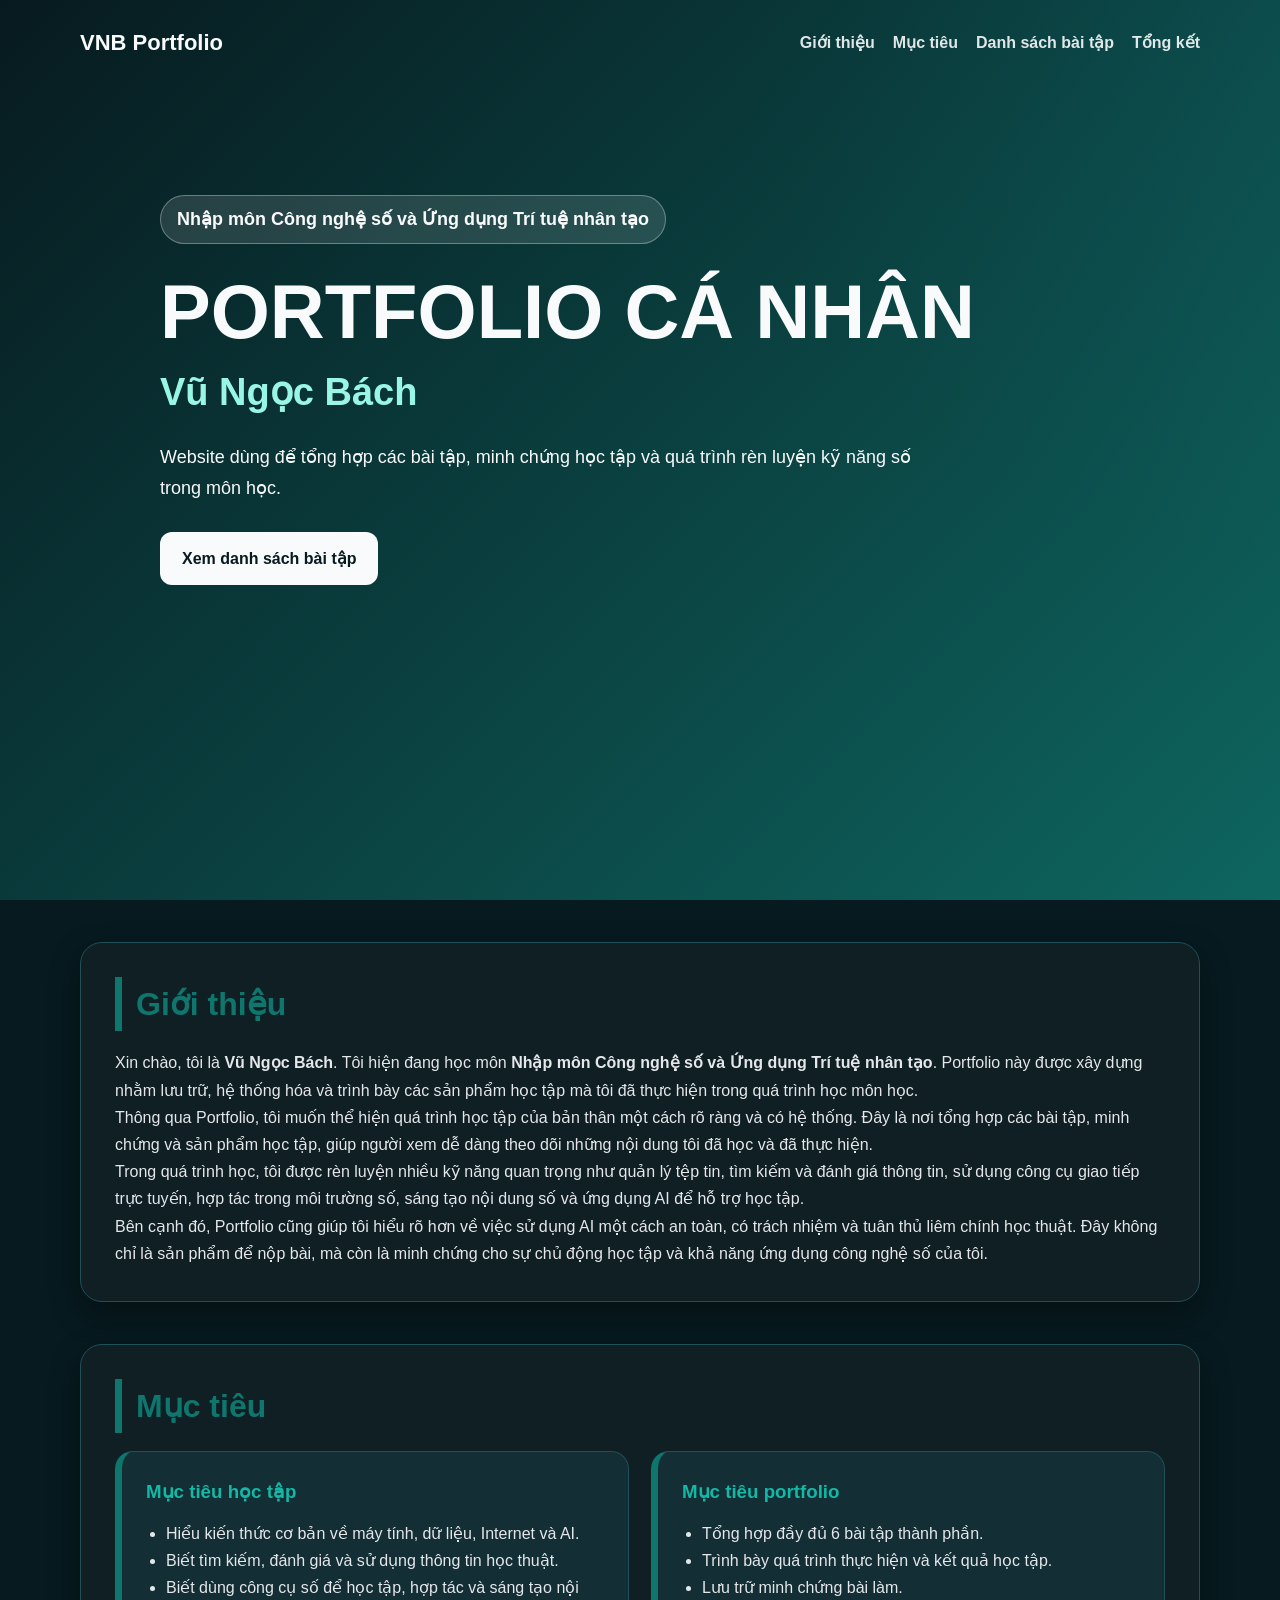
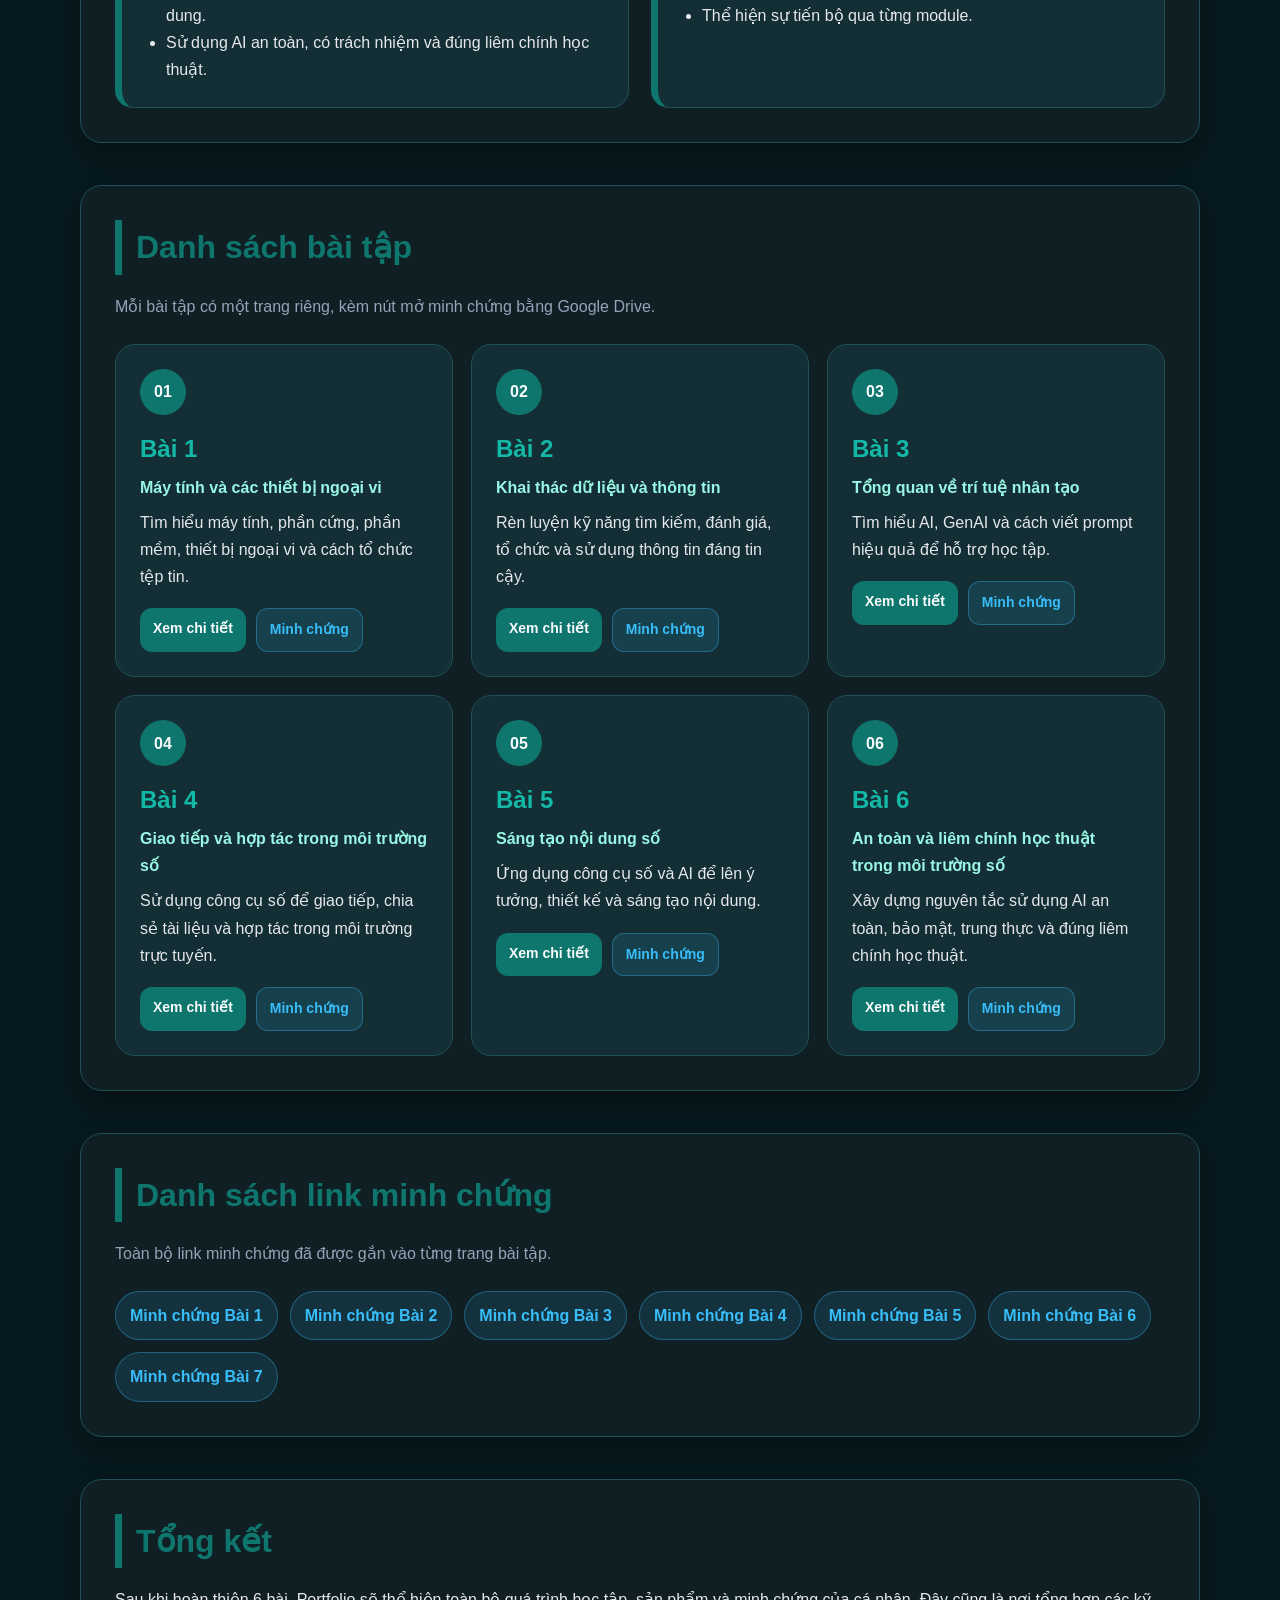
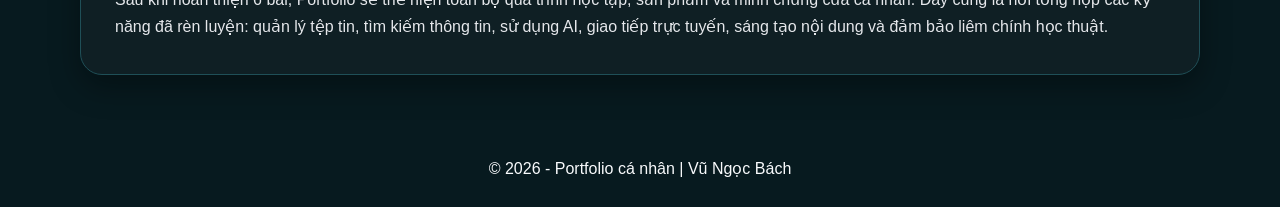
<file: index.html>
<!DOCTYPE html>
<html lang="vi">
<head>
  <meta charset="UTF-8" />
  <meta name="viewport" content="width=device-width, initial-scale=1.0" />
  <title>Portfolio cá nhân - Vũ Ngọc Bách</title>
  <link rel="stylesheet" href="style.css" />
</head>
<body>
  <button id="backToTop" title="Lên đầu trang">↑</button>

  <header class="hero" id="top">
    <nav class="navbar">
      <a class="logo" href="index.html">VNB Portfolio</a>
      <div class="nav-links">
        <a href="#gioi-thieu">Giới thiệu</a>
        <a href="#muc-tieu">Mục tiêu</a>
        <a href="#bai-tap">Danh sách bài tập</a>
        <a href="#tong-ket">Tổng kết</a>
      </div>
    </nav>

    <div class="hero-content">
      <p class="tag">Nhập môn Công nghệ số và Ứng dụng Trí tuệ nhân tạo</p>
      <h1>Portfolio cá nhân</h1>
      <h2>Vũ Ngọc Bách</h2>
      <p>
        Website dùng để tổng hợp các bài tập, minh chứng học tập và quá trình rèn luyện
        kỹ năng số trong môn học.
      </p>
      <a class="primary-btn" href="#bai-tap">Xem danh sách bài tập</a>
    </div>
  </header>

  <main>
    <section id="gioi-thieu" class="section reveal">
      <h2>Giới thiệu</h2>
      <p>
        Xin chào, tôi là <strong>Vũ Ngọc Bách</strong>. Tôi hiện đang học môn
        <strong>Nhập môn Công nghệ số và Ứng dụng Trí tuệ nhân tạo</strong>.
        Portfolio này được xây dựng nhằm lưu trữ, hệ thống hóa và trình bày các
        sản phẩm học tập mà tôi đã thực hiện trong quá trình học môn học.
      </p>
      
      <p>
        Thông qua Portfolio, tôi muốn thể hiện quá trình học tập của bản thân một cách
        rõ ràng và có hệ thống. Đây là nơi tổng hợp các bài tập, minh chứng và sản phẩm
        học tập, giúp người xem dễ dàng theo dõi những nội dung tôi đã học và đã thực hiện.
      </p>
      
      <p>
        Trong quá trình học, tôi được rèn luyện nhiều kỹ năng quan trọng như quản lý tệp tin,
        tìm kiếm và đánh giá thông tin, sử dụng công cụ giao tiếp trực tuyến, hợp tác trong
        môi trường số, sáng tạo nội dung số và ứng dụng AI để hỗ trợ học tập.
      </p>
      
      <p>
        Bên cạnh đó, Portfolio cũng giúp tôi hiểu rõ hơn về việc sử dụng AI một cách an toàn,
        có trách nhiệm và tuân thủ liêm chính học thuật. Đây không chỉ là sản phẩm để nộp bài,
        mà còn là minh chứng cho sự chủ động học tập và khả năng ứng dụng công nghệ số của tôi.
      </p>
    </section>

    <section id="muc-tieu" class="section reveal">
      <h2>Mục tiêu</h2>
      <div class="two-columns">
        <article class="info-card">
          <h3>Mục tiêu học tập</h3>
          <ul>
            <li>Hiểu kiến thức cơ bản về máy tính, dữ liệu, Internet và AI.</li>
            <li>Biết tìm kiếm, đánh giá và sử dụng thông tin học thuật.</li>
            <li>Biết dùng công cụ số để học tập, hợp tác và sáng tạo nội dung.</li>
            <li>Sử dụng AI an toàn, có trách nhiệm và đúng liêm chính học thuật.</li>
          </ul>
        </article>

        <article class="info-card">
          <h3>Mục tiêu portfolio</h3>
          <ul>
            <li>Tổng hợp đầy đủ 6 bài tập thành phần.</li>
            <li>Trình bày quá trình thực hiện và kết quả học tập.</li>
            <li>Lưu trữ minh chứng bài làm.</li>
            <li>Thể hiện sự tiến bộ qua từng module.</li>
          </ul>
        </article>
      </div>
    </section>

    <section id="bai-tap" class="section reveal">
      <h2>Danh sách bài tập</h2>
      <p class="section-desc">
        Mỗi bài tập có một trang riêng, kèm nút mở minh chứng bằng Google Drive.
      </p>

      <div class="assignment-grid">

        <article class="assignment-card">
          <span class="number">01</span>
          <h3>Bài 1</h3>
          <p class="assignment-title">Máy tính và các thiết bị ngoại vi</p>
          <p>Tìm hiểu máy tính, phần cứng, phần mềm, thiết bị ngoại vi và cách tổ chức tệp tin.</p>
          <div class="card-actions">
            <a class="detail-btn" href="bai1.html">Xem chi tiết</a>
            <a class="evidence-btn" href="https://drive.google.com/file/d/17_KeBuHPvC0zt0RiAbXdE-51wO7X2xpa/view?usp=share_link" target="_blank" rel="noopener">Minh chứng</a>
          </div>
        </article>

        <article class="assignment-card">
          <span class="number">02</span>
          <h3>Bài 2</h3>
          <p class="assignment-title">Khai thác dữ liệu và thông tin</p>
          <p>Rèn luyện kỹ năng tìm kiếm, đánh giá, tổ chức và sử dụng thông tin đáng tin cậy.</p>
          <div class="card-actions">
            <a class="detail-btn" href="bai2.html">Xem chi tiết</a>
            <a class="evidence-btn" href="https://drive.google.com/file/d/1ya9AKXjqErFp8FeHZlY8vaNB4wdCiCR8/view?usp=share_link" target="_blank" rel="noopener">Minh chứng</a>
          </div>
        </article>

        <article class="assignment-card">
          <span class="number">03</span>
          <h3>Bài 3</h3>
          <p class="assignment-title">Tổng quan về trí tuệ nhân tạo</p>
          <p>Tìm hiểu AI, GenAI và cách viết prompt hiệu quả để hỗ trợ học tập.</p>
          <div class="card-actions">
            <a class="detail-btn" href="bai3.html">Xem chi tiết</a>
            <a class="evidence-btn" href="https://drive.google.com/file/d/1rk3MLzhHFblfXQHARNccKO0j4BWEcYT7/view?usp=share_link" target="_blank" rel="noopener">Minh chứng</a>
          </div>
        </article>

        <article class="assignment-card">
          <span class="number">04</span>
          <h3>Bài 4</h3>
          <p class="assignment-title">Giao tiếp và hợp tác trong môi trường số</p>
          <p>Sử dụng công cụ số để giao tiếp, chia sẻ tài liệu và hợp tác trong môi trường trực tuyến.</p>
          <div class="card-actions">
            <a class="detail-btn" href="bai4.html">Xem chi tiết</a>
            <a class="evidence-btn" href="https://drive.google.com/file/d/1_MtPOjOUsxwetN4rPzFWlxDudxi7b3QG/view?usp=share_link" target="_blank" rel="noopener">Minh chứng</a>
          </div>
        </article>

        <article class="assignment-card">
          <span class="number">05</span>
          <h3>Bài 5</h3>
          <p class="assignment-title">Sáng tạo nội dung số</p>
          <p>Ứng dụng công cụ số và AI để lên ý tưởng, thiết kế và sáng tạo nội dung.</p>
          <div class="card-actions">
            <a class="detail-btn" href="bai5.html">Xem chi tiết</a>
            <a class="evidence-btn" href="https://drive.google.com/file/d/1tkrIAg6QmiqeE-oy_Vq1WE5YVNX4ok_f/view?usp=share_link" target="_blank" rel="noopener">Minh chứng</a>
          </div>
        </article>

        <article class="assignment-card">
          <span class="number">06</span>
          <h3>Bài 6</h3>
          <p class="assignment-title">An toàn và liêm chính học thuật trong môi trường số</p>
          <p>Xây dựng nguyên tắc sử dụng AI an toàn, bảo mật, trung thực và đúng liêm chính học thuật.</p>
          <div class="card-actions">
            <a class="detail-btn" href="bai6.html">Xem chi tiết</a>
            <a class="evidence-btn" href="https://drive.google.com/file/d/1mpqe5vvJ4cxMAyjoHSEantdmtImzjox4/view?usp=share_link" target="_blank" rel="noopener">Minh chứng</a>
          </div>
        </article>

      </div>
    </section>

    <section id="minh-chung" class="section reveal">
      <h2>Danh sách link minh chứng</h2>
      <p class="section-desc">Toàn bộ link minh chứng đã được gắn vào từng trang bài tập.</p>
      <div class="evidence-list">
        <a href="https://drive.google.com/file/d/17_KeBuHPvC0zt0RiAbXdE-51wO7X2xpa/view?usp=share_link" target="_blank" rel="noopener">Minh chứng Bài 1</a>
<a href="https://drive.google.com/file/d/1ya9AKXjqErFp8FeHZlY8vaNB4wdCiCR8/view?usp=share_link" target="_blank" rel="noopener">Minh chứng Bài 2</a>
<a href="https://drive.google.com/file/d/1rk3MLzhHFblfXQHARNccKO0j4BWEcYT7/view?usp=share_link" target="_blank" rel="noopener">Minh chứng Bài 3</a>
<a href="https://drive.google.com/file/d/1_MtPOjOUsxwetN4rPzFWlxDudxi7b3QG/view?usp=share_link" target="_blank" rel="noopener">Minh chứng Bài 4</a>
<a href="https://drive.google.com/file/d/1tkrIAg6QmiqeE-oy_Vq1WE5YVNX4ok_f/view?usp=share_link" target="_blank" rel="noopener">Minh chứng Bài 5</a>
<a href="https://drive.google.com/file/d/1mpqe5vvJ4cxMAyjoHSEantdmtImzjox4/view?usp=share_link" target="_blank" rel="noopener">Minh chứng Bài 6</a>
<a href="https://drive.google.com/file/d/15a1ItM4gDyI9avNqG9fTNiDz6GsLMPMx/view?usp=share_link" target="_blank" rel="noopener">Minh chứng Bài 7</a>

      </div>
    </section>

    <section id="tong-ket" class="section reveal">
      <h2>Tổng kết</h2>
      <p>
        Sau khi hoàn thiện 6 bài, Portfolio sẽ thể hiện toàn bộ quá trình học tập,
        sản phẩm và minh chứng của cá nhân. Đây cũng là nơi tổng hợp các kỹ năng đã rèn luyện:
        quản lý tệp tin, tìm kiếm thông tin, sử dụng AI, giao tiếp trực tuyến, sáng tạo nội dung
        và đảm bảo liêm chính học thuật.
      </p>
    </section>
  </main>

  <footer>
    <p>© 2026 - Portfolio cá nhân | Vũ Ngọc Bách</p>
  </footer>

  <script src="script.js"></script>
</body>
</html>
</file>
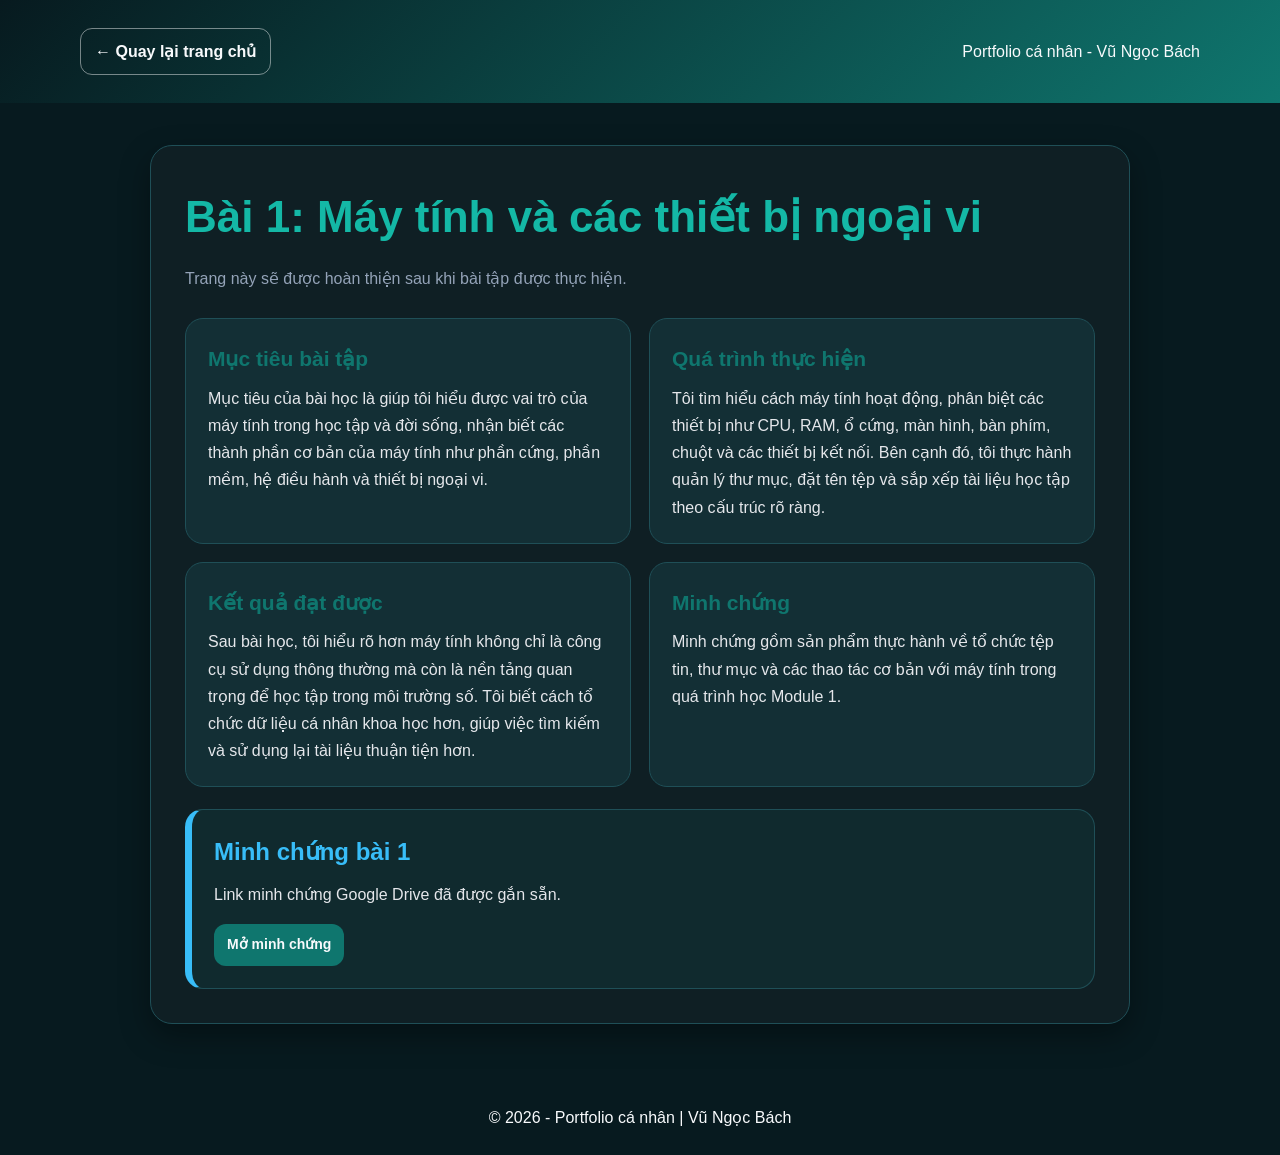
<file: bai1.html>
<!DOCTYPE html>
<html lang="vi">
<head>
  <meta charset="UTF-8" />
  <meta name="viewport" content="width=device-width, initial-scale=1.0" />
  <title>Bài 1 - Máy tính và các thiết bị ngoại vi</title>
  <link rel="stylesheet" href="style.css" />
</head>
<body>
  <button id="backToTop" title="Lên đầu trang">↑</button>

  <header class="subpage-header">
    <div class="subpage-header-inner">
      <a class="back-home" href="index.html">← Quay lại trang chủ</a>
      <p>Portfolio cá nhân - Vũ Ngọc Bách</p>
    </div>
  </header>

  <main class="subpage-main">
    <section class="lesson-box reveal">
      <h1>Bài 1: Máy tính và các thiết bị ngoại vi</h1>
      <p class="lead">Trang này sẽ được hoàn thiện sau khi bài tập được thực hiện.</p>

      <div class="placeholder-grid">
       <article class="placeholder-card">
          <h2>Mục tiêu bài tập</h2>
          <p>
            Mục tiêu của bài học là giúp tôi hiểu được vai trò của máy tính trong học tập và đời sống,
            nhận biết các thành phần cơ bản của máy tính như phần cứng, phần mềm, hệ điều hành và thiết bị ngoại vi.
          </p>
        </article>
        
        <article class="placeholder-card">
          <h2>Quá trình thực hiện</h2>
          <p>
            Tôi tìm hiểu cách máy tính hoạt động, phân biệt các thiết bị như CPU, RAM, ổ cứng, màn hình,
            bàn phím, chuột và các thiết bị kết nối. Bên cạnh đó, tôi thực hành quản lý thư mục, đặt tên tệp
            và sắp xếp tài liệu học tập theo cấu trúc rõ ràng.
          </p>
        </article>
        
        <article class="placeholder-card">
          <h2>Kết quả đạt được</h2>
          <p>
            Sau bài học, tôi hiểu rõ hơn máy tính không chỉ là công cụ sử dụng thông thường mà còn là nền tảng
            quan trọng để học tập trong môi trường số. Tôi biết cách tổ chức dữ liệu cá nhân khoa học hơn,
            giúp việc tìm kiếm và sử dụng lại tài liệu thuận tiện hơn.
          </p>
        </article>
        
        <article class="placeholder-card">
          <h2>Minh chứng</h2>
          <p>
            Minh chứng gồm sản phẩm thực hành về tổ chức tệp tin, thư mục và các thao tác cơ bản với máy tính
            trong quá trình học Module 1.
          </p>
        </article>
      </div>

      <article class="proof-card">
        <h2>Minh chứng bài 1</h2>
        <p>Link minh chứng Google Drive đã được gắn sẵn.</p>
        <div class="proof-actions">
          <a class="detail-btn" href="https://drive.google.com/file/d/17_KeBuHPvC0zt0RiAbXdE-51wO7X2xpa/view?usp=share_link" target="_blank" rel="noopener">Mở minh chứng</a>
        </div>
      </article>
    </section>
  </main>

  <footer>
    <p>© 2026 - Portfolio cá nhân | Vũ Ngọc Bách</p>
  </footer>

  <script src="script.js"></script>
</body>
</html>
</file>
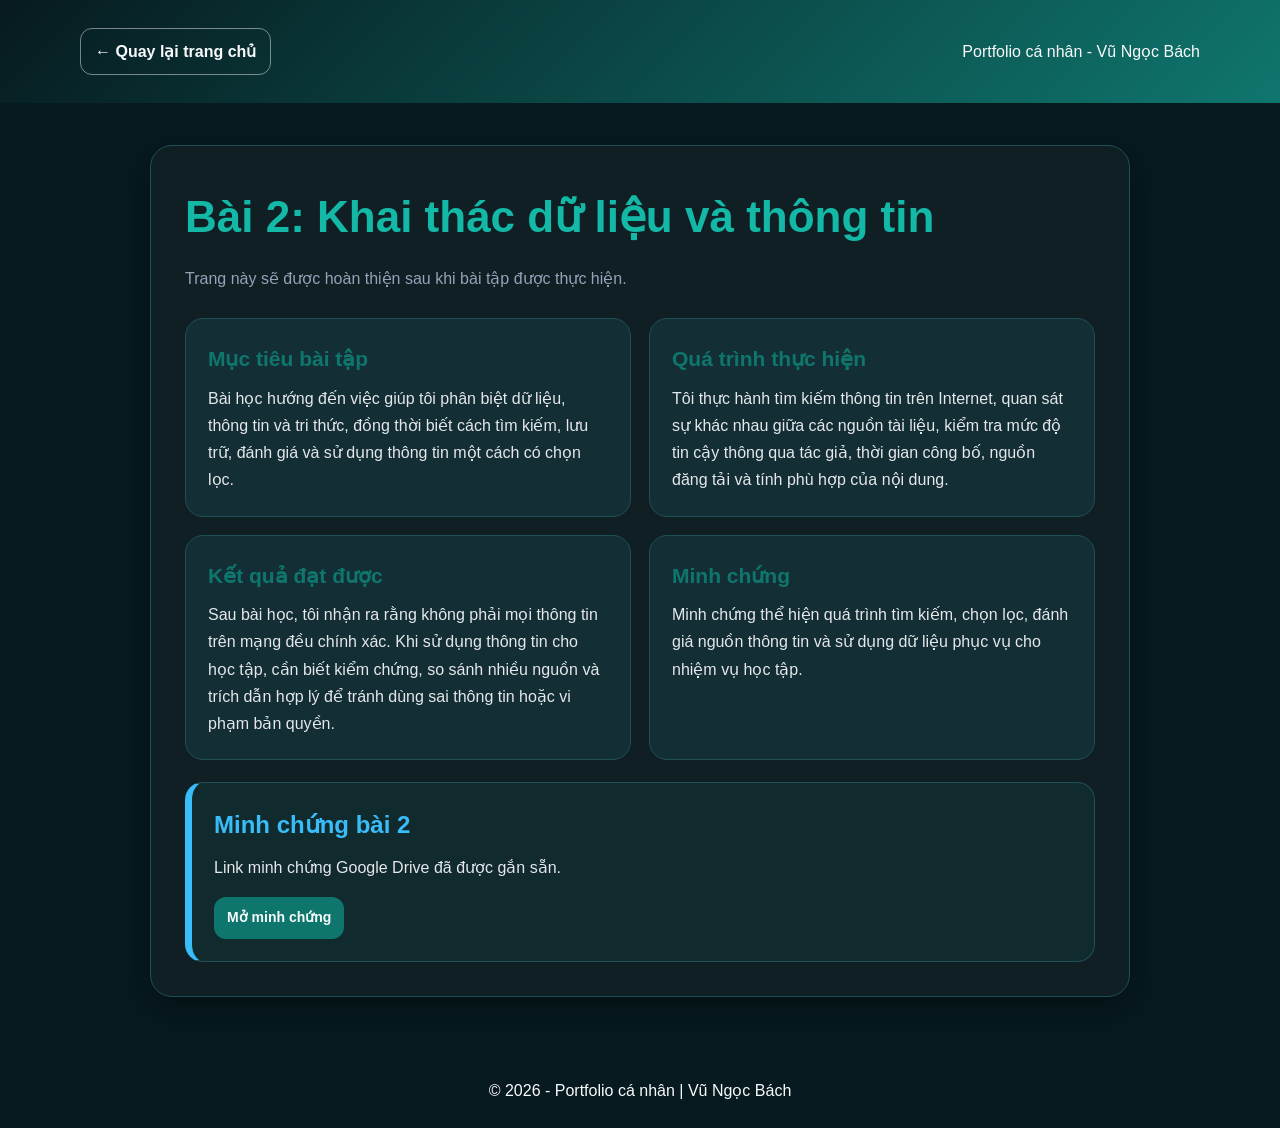
<file: bai2.html>
<!DOCTYPE html>
<html lang="vi">
<head>
  <meta charset="UTF-8" />
  <meta name="viewport" content="width=device-width, initial-scale=1.0" />
  <title>Bài 2 - Khai thác dữ liệu và thông tin</title>
  <link rel="stylesheet" href="style.css" />
</head>
<body>
  <button id="backToTop" title="Lên đầu trang">↑</button>

  <header class="subpage-header">
    <div class="subpage-header-inner">
      <a class="back-home" href="index.html">← Quay lại trang chủ</a>
      <p>Portfolio cá nhân - Vũ Ngọc Bách</p>
    </div>
  </header>

  <main class="subpage-main">
    <section class="lesson-box reveal">
      <h1>Bài 2: Khai thác dữ liệu và thông tin</h1>
      <p class="lead">Trang này sẽ được hoàn thiện sau khi bài tập được thực hiện.</p>

      <div class="placeholder-grid">
        <article class="placeholder-card">
          <h2>Mục tiêu bài tập</h2>
          <p>
            Bài học hướng đến việc giúp tôi phân biệt dữ liệu, thông tin và tri thức,
            đồng thời biết cách tìm kiếm, lưu trữ, đánh giá và sử dụng thông tin một cách có chọn lọc.
          </p>
        </article>
        
        <article class="placeholder-card">
          <h2>Quá trình thực hiện</h2>
          <p>
            Tôi thực hành tìm kiếm thông tin trên Internet, quan sát sự khác nhau giữa các nguồn tài liệu,
            kiểm tra mức độ tin cậy thông qua tác giả, thời gian công bố, nguồn đăng tải và tính phù hợp của nội dung.
          </p>
        </article>
        
        <article class="placeholder-card">
          <h2>Kết quả đạt được</h2>
          <p>
            Sau bài học, tôi nhận ra rằng không phải mọi thông tin trên mạng đều chính xác.
            Khi sử dụng thông tin cho học tập, cần biết kiểm chứng, so sánh nhiều nguồn và trích dẫn hợp lý
            để tránh dùng sai thông tin hoặc vi phạm bản quyền.
          </p>
        </article>
        
        <article class="placeholder-card">
          <h2>Minh chứng</h2>
          <p>
            Minh chứng thể hiện quá trình tìm kiếm, chọn lọc, đánh giá nguồn thông tin và sử dụng dữ liệu
            phục vụ cho nhiệm vụ học tập.
          </p>
        </article>
      </div>

      <article class="proof-card">
        <h2>Minh chứng bài 2</h2>
        <p>Link minh chứng Google Drive đã được gắn sẵn.</p>
        <div class="proof-actions">
          <a class="detail-btn" href="https://drive.google.com/file/d/1ya9AKXjqErFp8FeHZlY8vaNB4wdCiCR8/view?usp=share_link" target="_blank" rel="noopener">Mở minh chứng</a>
        </div>
      </article>
    </section>
  </main>

  <footer>
    <p>© 2026 - Portfolio cá nhân | Vũ Ngọc Bách</p>
  </footer>

  <script src="script.js"></script>
</body>
</html>
</file>
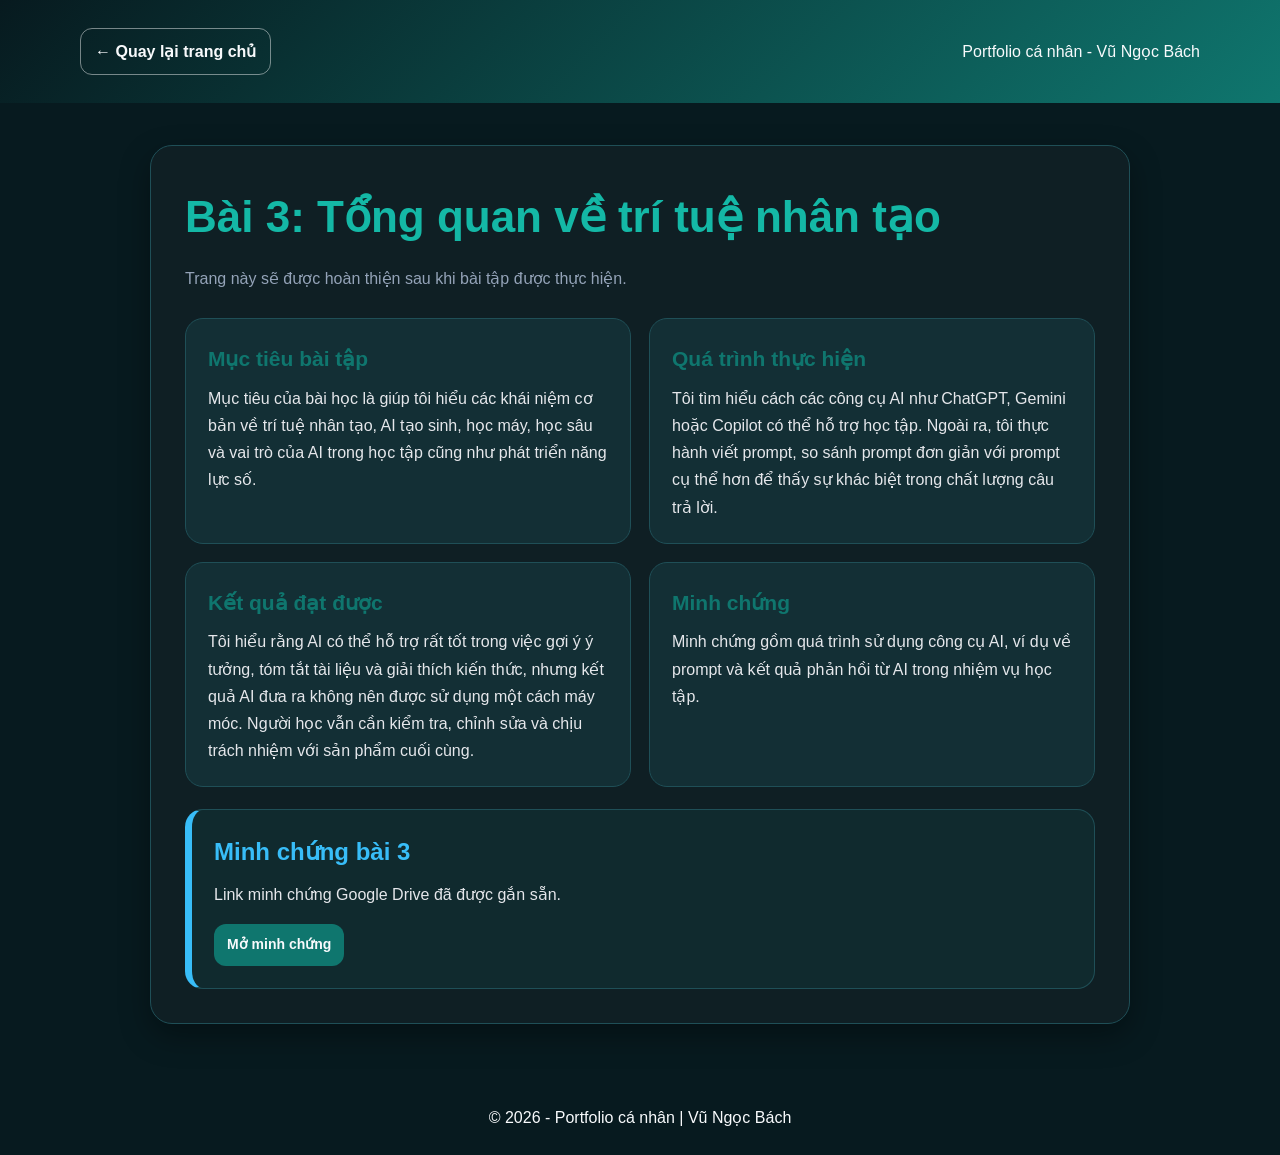
<file: bai3.html>
<!DOCTYPE html>
<html lang="vi">
<head>
  <meta charset="UTF-8" />
  <meta name="viewport" content="width=device-width, initial-scale=1.0" />
  <title>Bài 3 - Tổng quan về trí tuệ nhân tạo</title>
  <link rel="stylesheet" href="style.css" />
</head>
<body>
  <button id="backToTop" title="Lên đầu trang">↑</button>

  <header class="subpage-header">
    <div class="subpage-header-inner">
      <a class="back-home" href="index.html">← Quay lại trang chủ</a>
      <p>Portfolio cá nhân - Vũ Ngọc Bách</p>
    </div>
  </header>

  <main class="subpage-main">
    <section class="lesson-box reveal">
      <h1>Bài 3: Tổng quan về trí tuệ nhân tạo</h1>
      <p class="lead">Trang này sẽ được hoàn thiện sau khi bài tập được thực hiện.</p>

      <div class="placeholder-grid">
        <article class="placeholder-card">
          <h2>Mục tiêu bài tập</h2>
          <p>
            Mục tiêu của bài học là giúp tôi hiểu các khái niệm cơ bản về trí tuệ nhân tạo,
            AI tạo sinh, học máy, học sâu và vai trò của AI trong học tập cũng như phát triển năng lực số.
          </p>
        </article>
        
        <article class="placeholder-card">
          <h2>Quá trình thực hiện</h2>
          <p>
            Tôi tìm hiểu cách các công cụ AI như ChatGPT, Gemini hoặc Copilot có thể hỗ trợ học tập.
            Ngoài ra, tôi thực hành viết prompt, so sánh prompt đơn giản với prompt cụ thể hơn để thấy sự khác biệt
            trong chất lượng câu trả lời.
          </p>
        </article>
        
        <article class="placeholder-card">
          <h2>Kết quả đạt được</h2>
          <p>
            Tôi hiểu rằng AI có thể hỗ trợ rất tốt trong việc gợi ý ý tưởng, tóm tắt tài liệu và giải thích kiến thức,
            nhưng kết quả AI đưa ra không nên được sử dụng một cách máy móc. Người học vẫn cần kiểm tra,
            chỉnh sửa và chịu trách nhiệm với sản phẩm cuối cùng.
          </p>
        </article>
        
        <article class="placeholder-card">
          <h2>Minh chứng</h2>
          <p>
            Minh chứng gồm quá trình sử dụng công cụ AI, ví dụ về prompt và kết quả phản hồi từ AI trong nhiệm vụ học tập.
          </p>
        </article>
      </div>

      <article class="proof-card">
        <h2>Minh chứng bài 3</h2>
        <p>Link minh chứng Google Drive đã được gắn sẵn.</p>
        <div class="proof-actions">
          <a class="detail-btn" href="https://drive.google.com/file/d/1rk3MLzhHFblfXQHARNccKO0j4BWEcYT7/view?usp=share_link" target="_blank" rel="noopener">Mở minh chứng</a>
        </div>
      </article>
    </section>
  </main>

  <footer>
    <p>© 2026 - Portfolio cá nhân | Vũ Ngọc Bách</p>
  </footer>

  <script src="script.js"></script>
</body>
</html>
</file>
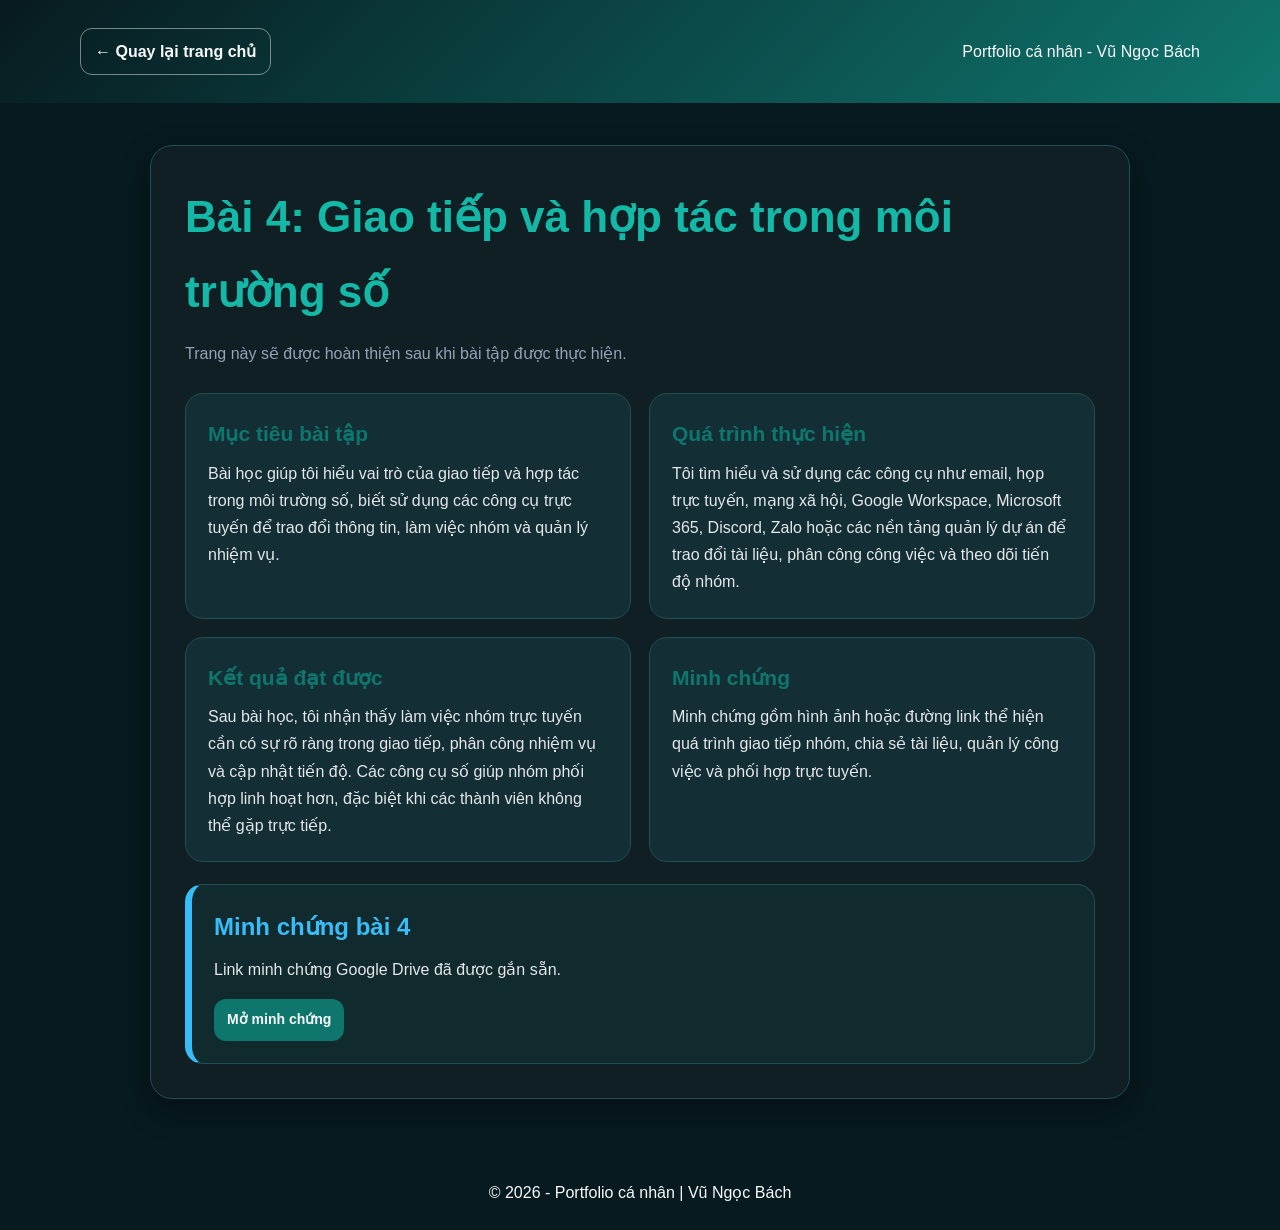
<file: bai4.html>
<!DOCTYPE html>
<html lang="vi">
<head>
  <meta charset="UTF-8" />
  <meta name="viewport" content="width=device-width, initial-scale=1.0" />
  <title>Bài 4 - Giao tiếp và hợp tác trong môi trường số</title>
  <link rel="stylesheet" href="style.css" />
</head>
<body>
  <button id="backToTop" title="Lên đầu trang">↑</button>

  <header class="subpage-header">
    <div class="subpage-header-inner">
      <a class="back-home" href="index.html">← Quay lại trang chủ</a>
      <p>Portfolio cá nhân - Vũ Ngọc Bách</p>
    </div>
  </header>

  <main class="subpage-main">
    <section class="lesson-box reveal">
      <h1>Bài 4: Giao tiếp và hợp tác trong môi trường số</h1>
      <p class="lead">Trang này sẽ được hoàn thiện sau khi bài tập được thực hiện.</p>

      <div class="placeholder-grid">
        <article class="placeholder-card">
          <h2>Mục tiêu bài tập</h2>
          <p>
            Bài học giúp tôi hiểu vai trò của giao tiếp và hợp tác trong môi trường số,
            biết sử dụng các công cụ trực tuyến để trao đổi thông tin, làm việc nhóm và quản lý nhiệm vụ.
          </p>
        </article>
        
        <article class="placeholder-card">
          <h2>Quá trình thực hiện</h2>
          <p>
            Tôi tìm hiểu và sử dụng các công cụ như email, họp trực tuyến, mạng xã hội, Google Workspace,
            Microsoft 365, Discord, Zalo hoặc các nền tảng quản lý dự án để trao đổi tài liệu, phân công công việc
            và theo dõi tiến độ nhóm.
          </p>
        </article>
        
        <article class="placeholder-card">
          <h2>Kết quả đạt được</h2>
          <p>
            Sau bài học, tôi nhận thấy làm việc nhóm trực tuyến cần có sự rõ ràng trong giao tiếp,
            phân công nhiệm vụ và cập nhật tiến độ. Các công cụ số giúp nhóm phối hợp linh hoạt hơn,
            đặc biệt khi các thành viên không thể gặp trực tiếp.
          </p>
        </article>
        
        <article class="placeholder-card">
          <h2>Minh chứng</h2>
          <p>
            Minh chứng gồm hình ảnh hoặc đường link thể hiện quá trình giao tiếp nhóm, chia sẻ tài liệu,
            quản lý công việc và phối hợp trực tuyến.
          </p>
        </article>
      </div>

      <article class="proof-card">
        <h2>Minh chứng bài 4</h2>
        <p>Link minh chứng Google Drive đã được gắn sẵn.</p>
        <div class="proof-actions">
          <a class="detail-btn" href="https://drive.google.com/file/d/1_MtPOjOUsxwetN4rPzFWlxDudxi7b3QG/view?usp=share_link" target="_blank" rel="noopener">Mở minh chứng</a>
        </div>
      </article>
    </section>
  </main>

  <footer>
    <p>© 2026 - Portfolio cá nhân | Vũ Ngọc Bách</p>
  </footer>

  <script src="script.js"></script>
</body>
</html>
</file>
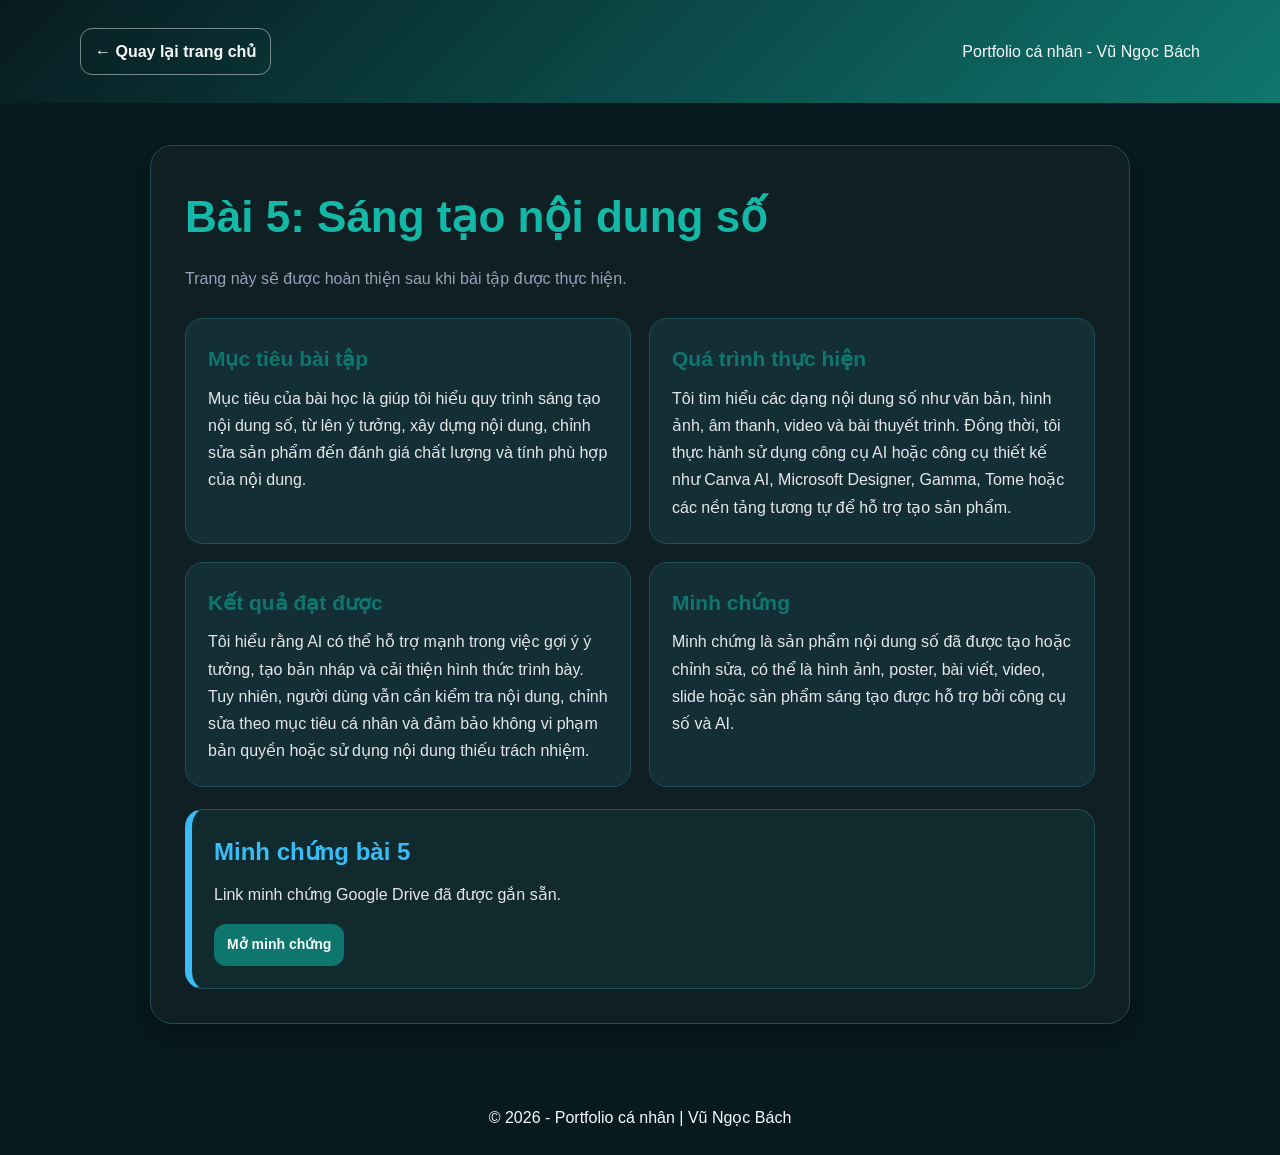
<file: bai5.html>
<!DOCTYPE html>
<html lang="vi">
<head>
  <meta charset="UTF-8" />
  <meta name="viewport" content="width=device-width, initial-scale=1.0" />
  <title>Bài 5 - Sáng tạo nội dung số</title>
  <link rel="stylesheet" href="style.css" />
</head>
<body>
  <button id="backToTop" title="Lên đầu trang">↑</button>

  <header class="subpage-header">
    <div class="subpage-header-inner">
      <a class="back-home" href="index.html">← Quay lại trang chủ</a>
      <p>Portfolio cá nhân - Vũ Ngọc Bách</p>
    </div>
  </header>

  <main class="subpage-main">
    <section class="lesson-box reveal">
      <h1>Bài 5: Sáng tạo nội dung số</h1>
      <p class="lead">Trang này sẽ được hoàn thiện sau khi bài tập được thực hiện.</p>

      <div class="placeholder-grid">
        <article class="placeholder-card">
          <h2>Mục tiêu bài tập</h2>
          <p>
            Mục tiêu của bài học là giúp tôi hiểu quy trình sáng tạo nội dung số,
            từ lên ý tưởng, xây dựng nội dung, chỉnh sửa sản phẩm đến đánh giá chất lượng và tính phù hợp của nội dung.
          </p>
        </article>
        
        <article class="placeholder-card">
          <h2>Quá trình thực hiện</h2>
          <p>
            Tôi tìm hiểu các dạng nội dung số như văn bản, hình ảnh, âm thanh, video và bài thuyết trình.
            Đồng thời, tôi thực hành sử dụng công cụ AI hoặc công cụ thiết kế như Canva AI, Microsoft Designer,
            Gamma, Tome hoặc các nền tảng tương tự để hỗ trợ tạo sản phẩm.
          </p>
        </article>
        
        <article class="placeholder-card">
          <h2>Kết quả đạt được</h2>
          <p>
            Tôi hiểu rằng AI có thể hỗ trợ mạnh trong việc gợi ý ý tưởng, tạo bản nháp và cải thiện hình thức trình bày.
            Tuy nhiên, người dùng vẫn cần kiểm tra nội dung, chỉnh sửa theo mục tiêu cá nhân và đảm bảo không vi phạm
            bản quyền hoặc sử dụng nội dung thiếu trách nhiệm.
          </p>
        </article>
        
        <article class="placeholder-card">
          <h2>Minh chứng</h2>
          <p>
            Minh chứng là sản phẩm nội dung số đã được tạo hoặc chỉnh sửa, có thể là hình ảnh, poster,
            bài viết, video, slide hoặc sản phẩm sáng tạo được hỗ trợ bởi công cụ số và AI.
          </p>
        </article>
      </div>

      <article class="proof-card">
        <h2>Minh chứng bài 5</h2>
        <p>Link minh chứng Google Drive đã được gắn sẵn.</p>
        <div class="proof-actions">
          <a class="detail-btn" href="https://drive.google.com/file/d/1tkrIAg6QmiqeE-oy_Vq1WE5YVNX4ok_f/view?usp=share_link" target="_blank" rel="noopener">Mở minh chứng</a>
        </div>
      </article>
    </section>
  </main>

  <footer>
    <p>© 2026 - Portfolio cá nhân | Vũ Ngọc Bách</p>
  </footer>

  <script src="script.js"></script>
</body>
</html>
</file>
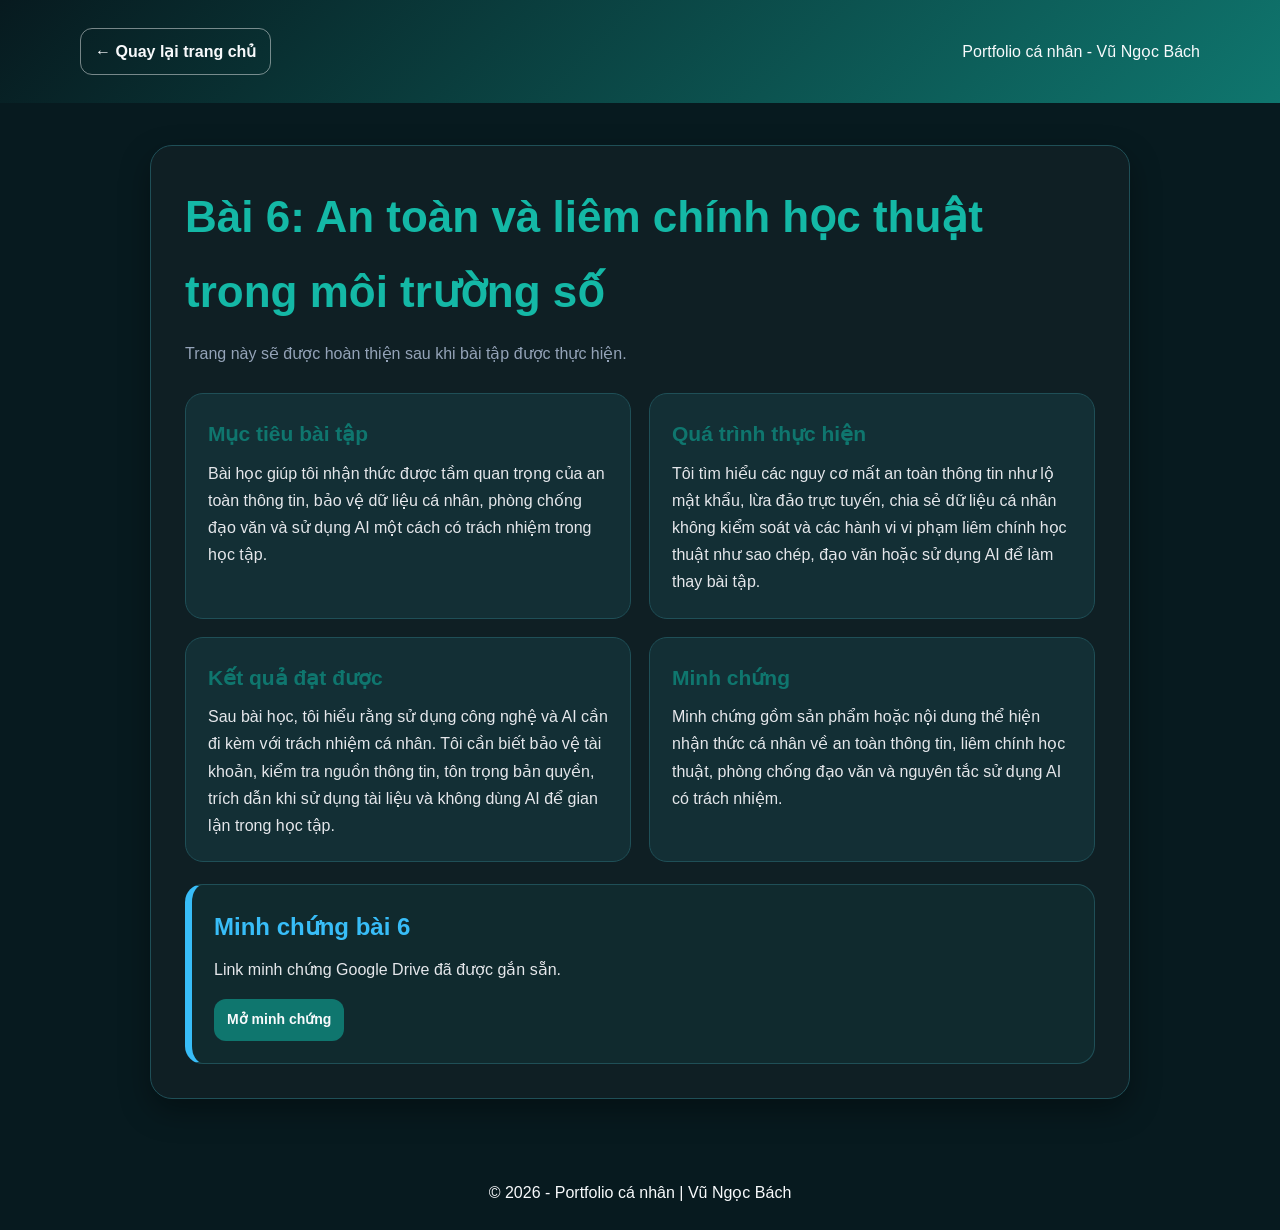
<file: bai6.html>
<!DOCTYPE html>
<html lang="vi">
<head>
  <meta charset="UTF-8" />
  <meta name="viewport" content="width=device-width, initial-scale=1.0" />
  <title>Bài 6 - An toàn và liêm chính học thuật trong môi trường số</title>
  <link rel="stylesheet" href="style.css" />
</head>
<body>
  <button id="backToTop" title="Lên đầu trang">↑</button>

  <header class="subpage-header">
    <div class="subpage-header-inner">
      <a class="back-home" href="index.html">← Quay lại trang chủ</a>
      <p>Portfolio cá nhân - Vũ Ngọc Bách</p>
    </div>
  </header>

  <main class="subpage-main">
    <section class="lesson-box reveal">
      <h1>Bài 6: An toàn và liêm chính học thuật trong môi trường số</h1>
      <p class="lead">Trang này sẽ được hoàn thiện sau khi bài tập được thực hiện.</p>

      <div class="placeholder-grid">
        <article class="placeholder-card">
          <h2>Mục tiêu bài tập</h2>
          <p>
            Bài học giúp tôi nhận thức được tầm quan trọng của an toàn thông tin,
            bảo vệ dữ liệu cá nhân, phòng chống đạo văn và sử dụng AI một cách có trách nhiệm trong học tập.
          </p>
        </article>
        
        <article class="placeholder-card">
          <h2>Quá trình thực hiện</h2>
          <p>
            Tôi tìm hiểu các nguy cơ mất an toàn thông tin như lộ mật khẩu, lừa đảo trực tuyến,
            chia sẻ dữ liệu cá nhân không kiểm soát và các hành vi vi phạm liêm chính học thuật như sao chép,
            đạo văn hoặc sử dụng AI để làm thay bài tập.
          </p>
        </article>
        
        <article class="placeholder-card">
          <h2>Kết quả đạt được</h2>
          <p>
            Sau bài học, tôi hiểu rằng sử dụng công nghệ và AI cần đi kèm với trách nhiệm cá nhân.
            Tôi cần biết bảo vệ tài khoản, kiểm tra nguồn thông tin, tôn trọng bản quyền, trích dẫn khi sử dụng tài liệu
            và không dùng AI để gian lận trong học tập.
          </p>
        </article>
        
        <article class="placeholder-card">
          <h2>Minh chứng</h2>
          <p>
            Minh chứng gồm sản phẩm hoặc nội dung thể hiện nhận thức cá nhân về an toàn thông tin,
            liêm chính học thuật, phòng chống đạo văn và nguyên tắc sử dụng AI có trách nhiệm.
          </p>
        </article>
      </div>

      <article class="proof-card">
        <h2>Minh chứng bài 6</h2>
        <p>Link minh chứng Google Drive đã được gắn sẵn.</p>
        <div class="proof-actions">
          <a class="detail-btn" href="https://drive.google.com/file/d/1mpqe5vvJ4cxMAyjoHSEantdmtImzjox4/view?usp=share_link" target="_blank" rel="noopener">Mở minh chứng</a>
        </div>
      </article>
    </section>
  </main>

  <footer>
    <p>© 2026 - Portfolio cá nhân | Vũ Ngọc Bách</p>
  </footer>

  <script src="script.js"></script>
</body>
</html>
</file>
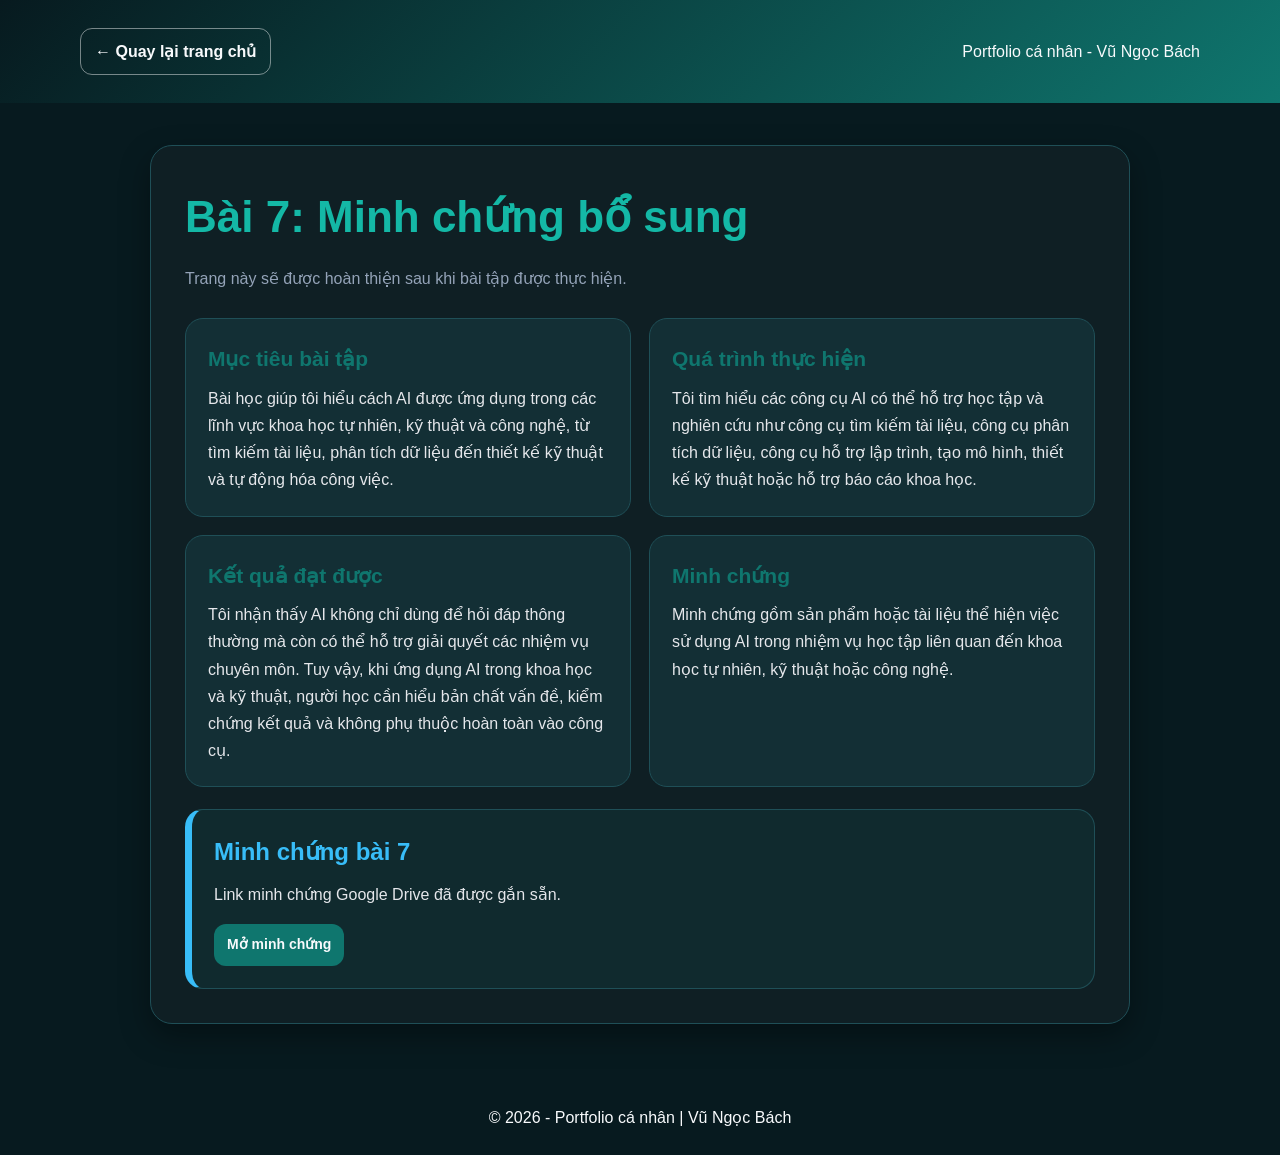
<file: bai7.html>
<!DOCTYPE html>
<html lang="vi">
<head>
  <meta charset="UTF-8" />
  <meta name="viewport" content="width=device-width, initial-scale=1.0" />
  <title>Bài 7 - Minh chứng bổ sung</title>
  <link rel="stylesheet" href="style.css" />
</head>
<body>
  <button id="backToTop" title="Lên đầu trang">↑</button>

  <header class="subpage-header">
    <div class="subpage-header-inner">
      <a class="back-home" href="index.html">← Quay lại trang chủ</a>
      <p>Portfolio cá nhân - Vũ Ngọc Bách</p>
    </div>
  </header>

  <main class="subpage-main">
    <section class="lesson-box reveal">
      <h1>Bài 7: Minh chứng bổ sung</h1>
      <p class="lead">Trang này sẽ được hoàn thiện sau khi bài tập được thực hiện.</p>

      <div class="placeholder-grid">
        <article class="placeholder-card">
          <h2>Mục tiêu bài tập</h2>
          <p>
            Bài học giúp tôi hiểu cách AI được ứng dụng trong các lĩnh vực khoa học tự nhiên,
            kỹ thuật và công nghệ, từ tìm kiếm tài liệu, phân tích dữ liệu đến thiết kế kỹ thuật và tự động hóa công việc.
          </p>
        </article>
        
        <article class="placeholder-card">
          <h2>Quá trình thực hiện</h2>
          <p>
            Tôi tìm hiểu các công cụ AI có thể hỗ trợ học tập và nghiên cứu như công cụ tìm kiếm tài liệu,
            công cụ phân tích dữ liệu, công cụ hỗ trợ lập trình, tạo mô hình, thiết kế kỹ thuật hoặc hỗ trợ báo cáo khoa học.
          </p>
        </article>
        
        <article class="placeholder-card">
          <h2>Kết quả đạt được</h2>
          <p>
            Tôi nhận thấy AI không chỉ dùng để hỏi đáp thông thường mà còn có thể hỗ trợ giải quyết các nhiệm vụ chuyên môn.
            Tuy vậy, khi ứng dụng AI trong khoa học và kỹ thuật, người học cần hiểu bản chất vấn đề,
            kiểm chứng kết quả và không phụ thuộc hoàn toàn vào công cụ.
          </p>
        </article>
        
        <article class="placeholder-card">
          <h2>Minh chứng</h2>
          <p>
            Minh chứng gồm sản phẩm hoặc tài liệu thể hiện việc sử dụng AI trong nhiệm vụ học tập liên quan đến
            khoa học tự nhiên, kỹ thuật hoặc công nghệ.
          </p>
        </article>
      </div>

      <article class="proof-card">
        <h2>Minh chứng bài 7</h2>
        <p>Link minh chứng Google Drive đã được gắn sẵn.</p>
        <div class="proof-actions">
          <a class="detail-btn" href="https://drive.google.com/file/d/15a1ItM4gDyI9avNqG9fTNiDz6GsLMPMx/view?usp=share_link" target="_blank" rel="noopener">Mở minh chứng</a>
        </div>
      </article>
    </section>
  </main>

  <footer>
    <p>© 2026 - Portfolio cá nhân | Vũ Ngọc Bách</p>
  </footer>

  <script src="script.js"></script>
</body>
</html>
</file>
<file: style.css>
* {
  box-sizing: border-box;
  margin: 0;
  padding: 0;
}

:root {
  --green: #0f766e;
  --green-dark: #071a1f;
  --green-light: #102a2e;
  --red: #14b8a6;
  --orange: #38bdf8;
  --white: #f8fafc;
  --text: #e5e7eb;
  --muted: #94a3b8;
  --card: #0f1f24;
  --card-2: #132f35;
  --border: #1f4f57;
  --shadow: 0 12px 30px rgba(0, 0, 0, 0.35);
}

html {
  scroll-behavior: smooth;
}

body {
  font-family: Arial, Helvetica, sans-serif;
  background: #071a1f;
  color: var(--text);
  line-height: 1.7;
}

a {
  text-decoration: none;
}

.hero {
  min-height: 100vh;
  background:
    linear-gradient(135deg, rgba(7, 26, 31, 0.96), rgba(15, 118, 110, 0.82)),
    radial-gradient(circle at top right, rgba(56, 189, 248, 0.28), transparent 35%);
  color: var(--white);
}

.navbar {
  width: min(1120px, 90%);
  margin: 0 auto;
  padding: 24px 0;
  display: flex;
  align-items: center;
  justify-content: space-between;
  gap: 18px;
}

.logo {
  color: var(--white);
  font-size: 22px;
  font-weight: 800;
}

.nav-links {
  display: flex;
  gap: 18px;
  flex-wrap: wrap;
}

.nav-links a {
  color: var(--white);
  font-weight: 700;
  opacity: 0.9;
}

.nav-links a:hover {
  opacity: 1;
  text-decoration: underline;
}

.hero-content {
  width: min(960px, 90%);
  margin: 0 auto;
  padding-top: 110px;
}

.tag {
  display: inline-block;
  padding: 8px 16px;
  margin-bottom: 18px;
  background: rgba(255, 255, 255, 0.12);
  border: 1px solid rgba(255, 255, 255, 0.32);
  border-radius: 999px;
  font-weight: 700;
}

.hero-content h1 {
  font-size: clamp(42px, 8vw, 76px);
  line-height: 1.05;
  text-transform: uppercase;
  margin-bottom: 8px;
}

.hero-content h2 {
  font-size: clamp(24px, 4vw, 38px);
  color: #99f6e4;
  margin-bottom: 18px;
}

.hero-content p {
  max-width: 760px;
  font-size: 18px;
  margin-bottom: 28px;
}

.primary-btn,
.detail-btn,
.evidence-btn,
.back-home {
  display: inline-block;
  border-radius: 12px;
  font-weight: 800;
  transition: 0.25s;
}

.primary-btn {
  padding: 13px 22px;
  background: var(--white);
  color: var(--green-dark);
}

.primary-btn:hover {
  background: #ccfbf1;
  transform: translateY(-2px);
}

.section {
  width: min(1120px, 90%);
  margin: 42px auto;
  padding: 34px;
  background: var(--card);
  border: 1px solid var(--border);
  border-radius: 22px;
  box-shadow: var(--shadow);
}

.section h2 {
  color: var(--green);
  font-size: 32px;
  margin-bottom: 18px;
  padding-left: 14px;
  border-left: 7px solid var(--green);
}

.section-desc {
  color: var(--muted);
  margin-bottom: 24px;
}

.two-columns {
  display: grid;
  grid-template-columns: repeat(2, 1fr);
  gap: 22px;
}

.info-card {
  padding: 24px;
  background: var(--card-2);
  border: 1px solid var(--border);
  border-left: 7px solid var(--green);
  border-radius: 18px;
}

.info-card h3 {
  color: var(--red);
  margin-bottom: 12px;
}

.info-card ul {
  padding-left: 20px;
}

.assignment-grid {
  display: grid;
  grid-template-columns: repeat(3, 1fr);
  gap: 18px;
}

.assignment-card {
  padding: 24px;
  border: 1px solid var(--border);
  border-radius: 20px;
  background: var(--card-2);
  transition: transform 0.25s, box-shadow 0.25s, border-color 0.25s;
}

.assignment-card:hover,
.assignment-card.hovered {
  transform: translateY(-7px);
  border-color: var(--green);
  box-shadow: 0 12px 26px rgba(20, 184, 166, 0.18);
}

.number {
  display: inline-flex;
  width: 46px;
  height: 46px;
  margin-bottom: 14px;
  border-radius: 50%;
  align-items: center;
  justify-content: center;
  background: var(--green);
  color: var(--white);
  font-weight: 900;
}

.assignment-card h3 {
  color: var(--red);
  font-size: 24px;
  margin-bottom: 4px;
}

.assignment-title {
  color: #99f6e4;
  font-weight: 800;
  margin-bottom: 8px;
}

.card-actions {
  display: flex;
  gap: 10px;
  flex-wrap: wrap;
  margin-top: 18px;
}

.detail-btn,
.evidence-btn {
  padding: 9px 13px;
  font-size: 14px;
}

.detail-btn {
  background: var(--green);
  color: var(--white);
}

.detail-btn:hover {
  background: #14b8a6;
  transform: translateY(-2px);
}

.evidence-btn {
  background: rgba(56, 189, 248, 0.12);
  color: var(--orange);
  border: 1px solid rgba(56, 189, 248, 0.35);
}

.evidence-btn:hover {
  background: rgba(56, 189, 248, 0.2);
  transform: translateY(-2px);
}

.evidence-list {
  display: flex;
  gap: 12px;
  flex-wrap: wrap;
}

.evidence-list a {
  padding: 10px 14px;
  border-radius: 999px;
  background: rgba(56, 189, 248, 0.12);
  color: var(--orange);
  font-weight: 800;
  border: 1px solid rgba(56, 189, 248, 0.35);
}

.evidence-list a:hover {
  background: rgba(56, 189, 248, 0.2);
}

/* Trang con */
.subpage-header {
  background: linear-gradient(135deg, var(--green-dark), var(--green));
  color: var(--white);
  padding: 28px 0;
}

.subpage-header-inner {
  width: min(1120px, 90%);
  margin: 0 auto;
  display: flex;
  align-items: center;
  justify-content: space-between;
  gap: 16px;
  flex-wrap: wrap;
}

.back-home {
  color: var(--white);
  border: 1px solid rgba(255, 255, 255, 0.45);
  padding: 9px 14px;
}

.back-home:hover {
  background: rgba(255, 255, 255, 0.16);
}

.subpage-main {
  width: min(980px, 90%);
  margin: 42px auto;
}

.lesson-box {
  background: var(--card);
  border: 1px solid var(--border);
  box-shadow: var(--shadow);
  border-radius: 22px;
  padding: 34px;
}

.lesson-box h1 {
  color: var(--red);
  font-size: clamp(30px, 5vw, 44px);
  margin-bottom: 10px;
}

.lesson-box .lead {
  color: var(--muted);
  margin-bottom: 26px;
}

.placeholder-grid {
  display: grid;
  grid-template-columns: repeat(2, 1fr);
  gap: 18px;
  margin-top: 24px;
}

.placeholder-card,
.proof-card {
  padding: 22px;
  border-radius: 18px;
  border: 1px solid var(--border);
  background: var(--card-2);
}

.placeholder-card h2 {
  font-size: 21px;
  color: var(--green);
  margin-bottom: 8px;
}

.proof-card {
  margin-top: 22px;
  background: #102a2e;
  border-left: 7px solid var(--orange);
}

.proof-card h2 {
  color: var(--orange);
  margin-bottom: 8px;
}

.proof-actions {
  margin-top: 16px;
}

footer {
  margin-top: 56px;
  padding: 24px;
  text-align: center;
  color: var(--white);
  background: var(--green-dark);
}

#backToTop {
  position: fixed;
  right: 18px;
  bottom: 18px;
  width: 46px;
  height: 46px;
  border: none;
  border-radius: 50%;
  background: var(--green);
  color: var(--white);
  font-size: 22px;
  font-weight: 900;
  cursor: pointer;
  box-shadow: var(--shadow);
  display: none;
  z-index: 50;
}

#backToTop:hover {
  background: #14b8a6;
}

#backToTop.show {
  display: block;
}

.reveal {
  opacity: 0;
  transform: translateY(18px);
  transition: 0.6s;
}

.reveal.visible {
  opacity: 1;
  transform: translateY(0);
}

@media (max-width: 900px) {
  .two-columns,
  .assignment-grid,
  .placeholder-grid {
    grid-template-columns: 1fr;
  }

  .hero-content {
    padding-top: 80px;
  }
}

@media (max-width: 640px) {
  .navbar,
  .subpage-header-inner {
    align-items: flex-start;
    flex-direction: column;
  }

  .nav-links {
    gap: 10px;
  }

  .section,
  .lesson-box {
    padding: 24px;
  }
}
</file>
